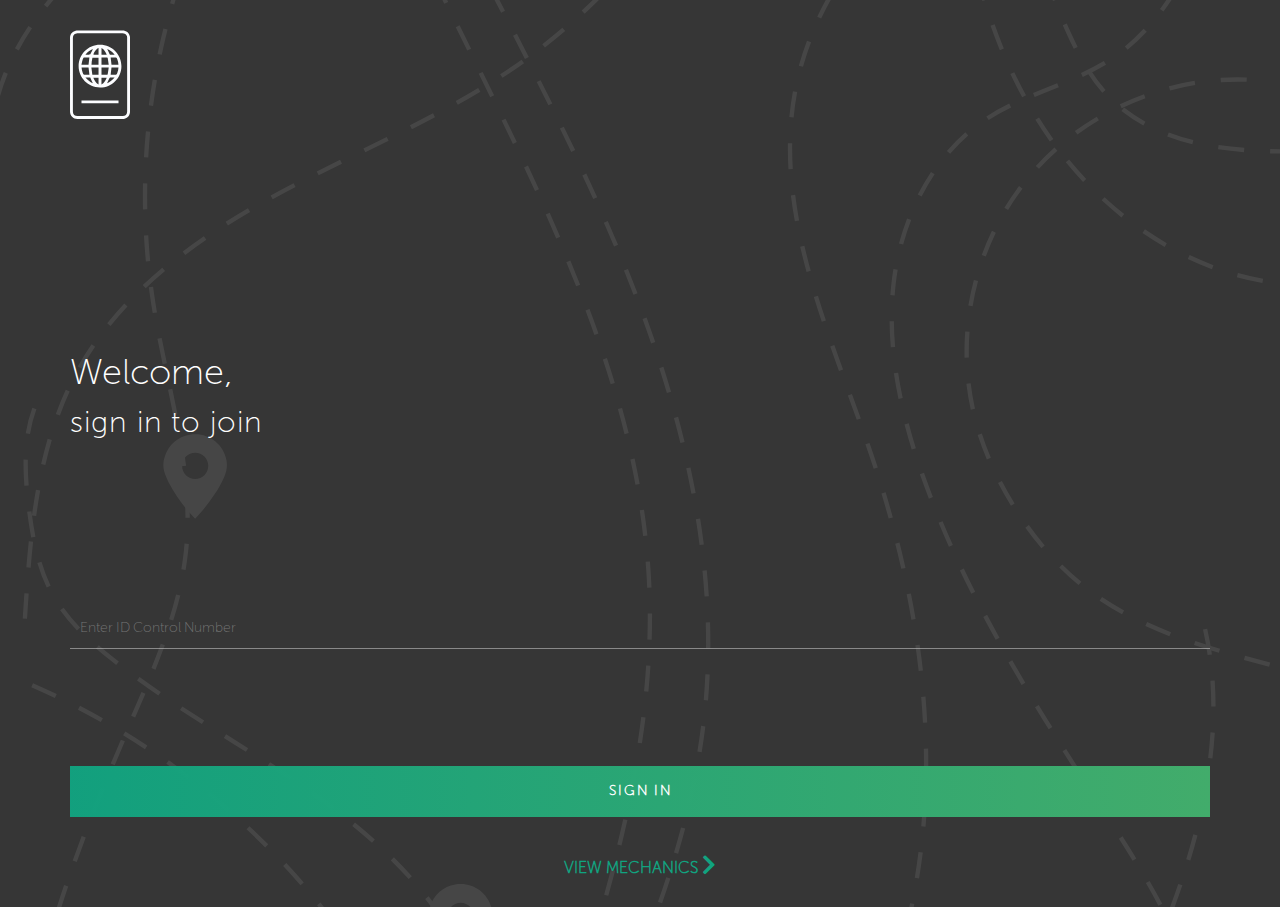
<file: index.html>
<!DOCTYPE html>
<html>
    <head>
        <meta  charset="utf-8">
        <meta name="viewport" content="width=device-width, initial-scale=1">
        <style>
            @import url('index.css');
        </style>
        <link rel="stylesheet" href="https://use.fontawesome.com/releases/v5.7.2/css/all.css" >
        <script src="src/jquery-3.2.1.js"></script>
        <script src="https://cdnjs.cloudflare.com/ajax/libs/popper.js/1.14.7/umd/popper.min.js"></script>
        <link rel="stylesheet" href="https://maxcdn.bootstrapcdn.com/bootstrap/3.4.0/css/bootstrap.min.css">
        <script src="https://maxcdn.bootstrapcdn.com/bootstrap/3.4.0/js/bootstrap.min.js"></script>
        <script type="text/javascript" src="src/js/sign_in.js"></script>
        <script type="text/javascript" src="src/js/index.js"></script>
    </head>
    <body >
        <div class="container-fluid" id="welcome">
            <div class="container" id="welcome-content">
                <div class="row" id="sign-up">
                    <div class="col-xs-12 logo" id="header">
                        <iframe src="src/images/Passport.svg" frameborder="0"></iframe>
                    </div>
                    
                    <div class="col-xs-12 welcome">
                        <h1>
                            Welcome,
                        </h1>
                        <span class="play">sign in to join</span>
                    </div>
                    <div class="col-xs-12 sign-in">
                        <input id="idn-input" type="text" placeholder="Enter ID Control Number" autofocus>
                    </div>
                    
                    <div class="col-xs-12 btn-signin">
                        <button class="btn-smart" id="registeridn">SIGN IN</button>
                    </div>
                </div>
                
                <div class="row" id="registered" hidden>
                    <div class="col-xs-12 logo" id="header">
                        <iframe src="src/images/Passport.svg" frameborder="0"></iframe>
                    </div>
                    <div class="col-xs-12 welcome">
                        <h1>Hi <span id="first-name"></span>,</h1>
                        <span class="play">you have been successfully registered.</span>
                    </div>
                </div>
                <div class="row" id="error" hidden>
                    <div class="col-xs-12 logo" id="header">
                        <iframe src="src/images/Passport.svg" frameborder="0"></iframe>
                    </div>
                    <div class="col-xs-12 welcome">
                        <h1 class="error">ERROR</h1>
                        <span class="play">Mobile number is not registered.</span>
                    </div>
                </div>
            </div>
            <div class="lds-ripple" hidden><div></div><div></div></div>
            <div class="row container" id="free-stamp" hidden>
                <div class="col-xs-12 earn-stamp">
                    <div class="col-xs-12" id="check-progress">
                        <img src="src/images/booth-stamps/booth-1.svg" alt="" class="freeimagestamp">
                    </div>
                    <div class="col-xs-12">
                        <h4>You've earned a stamp</h4>
                        <span>Thanks for registering.</span><br>
                        <span>Visit a booth and scan QR code.</span>
                    </div>
                </div>
                
            </div>
        </div>
    
            <div class="row">
                <div id="footer">   
                    <a class="mechanics">VIEW MECHANICS <i class="fa fa-chevron-right arrow"></i> </a><br>
                    <span class="login-again" hidden>Sign in</span>
                </div>
                <div id="free-claim" hidden>
                    <div class="col-xs-12 on-your-way">
                        <img class="check-mark" src="src/images/check.svg" frameborder="0">
                        <h3>You're on your way!</h3>
                        <p>Visit anoter booth and</p>
                        <p>scan QR code</p>
                    </div>
                </div>
            </div>
        </div>

        <div class="container-fluid" id="free-stamp-booth" hidden>
            <div class="row container">   
                <div class="col-xs-12 booth-container">
                    <div class="col-xs-12 first grid">
                        <div class="col-xs-4">
                            <img src="src/images/booth-stamps/booth-1.svg" alt="" class="stamps booth1">
                            <img src="src/images/Booth.svg" alt="" class="booth-house">
                        </div>
                        <div class="col-xs-4">
                            <img src="src/images/booth-stamps/booth-1.svg" alt="" class="stamps booth2" hidden>
                            <img src="src/images/Booth.svg" alt="" class="booth-house">
                        </div>
                        <div class="col-xs-4">
                            <img src="src/images/booth-stamps/booth-2.svg" alt="" class="stamps booth3" hidden>
                            <img src="src/images/Booth.svg" alt="" class="booth-house">
                        </div>
                    </div>
                    <div class="col-xs-12 second grid">
                        <div class="col-xs-6 left">
                            <img src="src/images/booth-stamps/booth-3.svg" alt="" class="stamps booth4 fourth-stamp" hidden>
                            <img src="src/images/Booth.svg" alt="" class="booth-house">
                        </div>
                        <div class="col-xs-6 right">
                            <img src="src/images/booth-stamps/booth-4.svg" alt="" class="stamps booth5 fifth-stamp" hidden>
                            <img src="src/images/Booth.svg" alt="" class="booth-house">
                        </div>
                    </div>
                    <div class="col-xs-12 third grid">
                        <div class="col-xs-4">
                            <img src="src/images/booth-stamps/booth-6.svg" alt="" class="stamps booth6" hidden>
                            <img src="src/images/Booth.svg" alt="" class="booth-house" hidden>                      
                        </div>
                        <div class="col-xs-4">
                            <img src="src/images/booth-stamps/booth-5.svg" alt="" class="stamps booth7" hidden>
                            <img src="src/images/Booth.svg" alt="" class="booth-house">
                        </div>
                        <div class="col-xs-4">
                            <img src="src/images/booth-stamps/booth-8.svg" alt="" class="stamps booth8" hidden>
                            <img src="src/images/Booth.svg" alt="" class="booth-house" hidden>
                        </div>
                    </div>   
                    <div class="col-xs-12 fourth grid" hidden>
                        <div class="col-xs-6 right">
                            <img src="src/images/booth-stamps/booth-9.svg" alt="" class="stamps booth9 fourth-stamp">
                            <img src="src/images/Booth.svg" alt="" class="booth-house">
                        </div>
                        <div class="col-xs-6 left">
                            <img src="src/images/booth-stamps/booth-9.svg" alt="" class="stamps booth10 fifth-stamp">
                            <img src="src/images/Booth.svg" alt="" class="booth-house">
                        </div>
                    </div>                   
                
                </div>
            </div>
            <div id="free-claim">
                <div class="col-xs-12 on-your-way1">
                    <div class="claimed">
                        <img class="check-mark" src="src/images/check.svg" frameborder="0">
                        <h3>You're on your way!</h3>
                        <p>Visit anoter booth and</p>
                        <p>scan QR code</p>
                    </div>
                </div>
            </div>
        </div>

    </body>
</html>
</file>
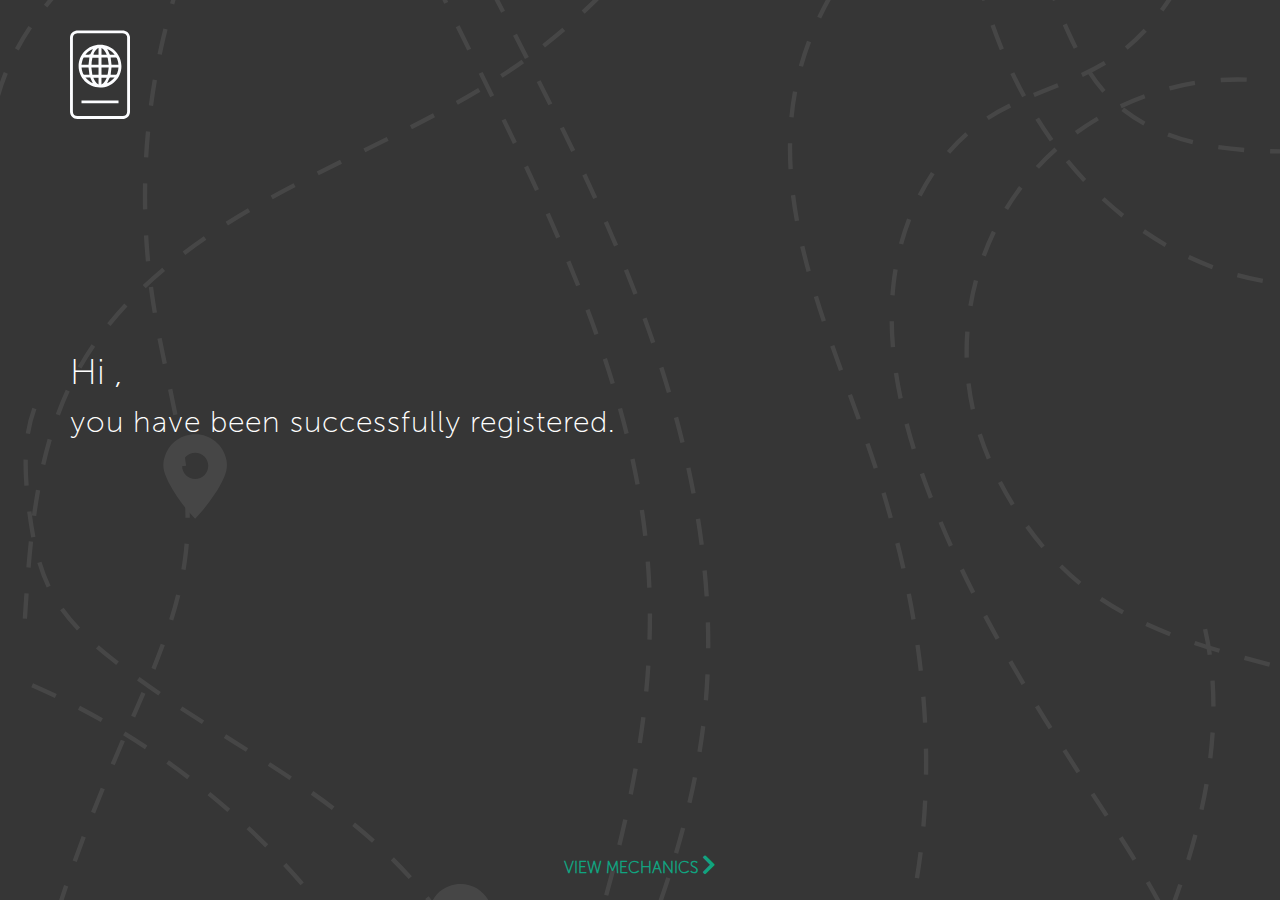
<file: registered.html>
<!DOCTYPE html>
<html>
    <head>
        <meta  charset="utf-8">
        <meta name="viewport" content="width=device-width, initial-scale=1">
        <style>
            @import url('index.css');
        </style>
        <link rel="stylesheet" href="https://use.fontawesome.com/releases/v5.7.2/css/all.css" >
        <script src="src/jquery-3.2.1.js"></script>
        <script src="https://cdnjs.cloudflare.com/ajax/libs/popper.js/1.14.7/umd/popper.min.js"></script>
        <link rel="stylesheet" href="https://maxcdn.bootstrapcdn.com/bootstrap/3.4.0/css/bootstrap.min.css">
        <script src="https://maxcdn.bootstrapcdn.com/bootstrap/3.4.0/js/bootstrap.min.js"></script>
        <script src="src/js/sign_in.js"></script>
    </head>
    <body >
        <div class="container-fluid" id="welcome">
            <div class="container" id="welcome-content">
                <div class="row">
                    <div class="col-xs-12 logo" id="header">
                        <iframe src="src/images/Passport.svg" frameborder="0"></iframe>
                    </div>
                    <div class="col-xs-12 welcome">
                        <h1>Hi <span id="first-name"></span>,</h1>
                        <span class="play">you have been successfully registered.</span>
                    </div>
                </div>
            </div>
            <div class="row">
                <div id="footer">
                    <a href="">VIEW MECHANICS <i class="fa fa-chevron-right arrow"></i> </a>
                </div>
            </div>
        </div>

    </body>
</html>
</file>
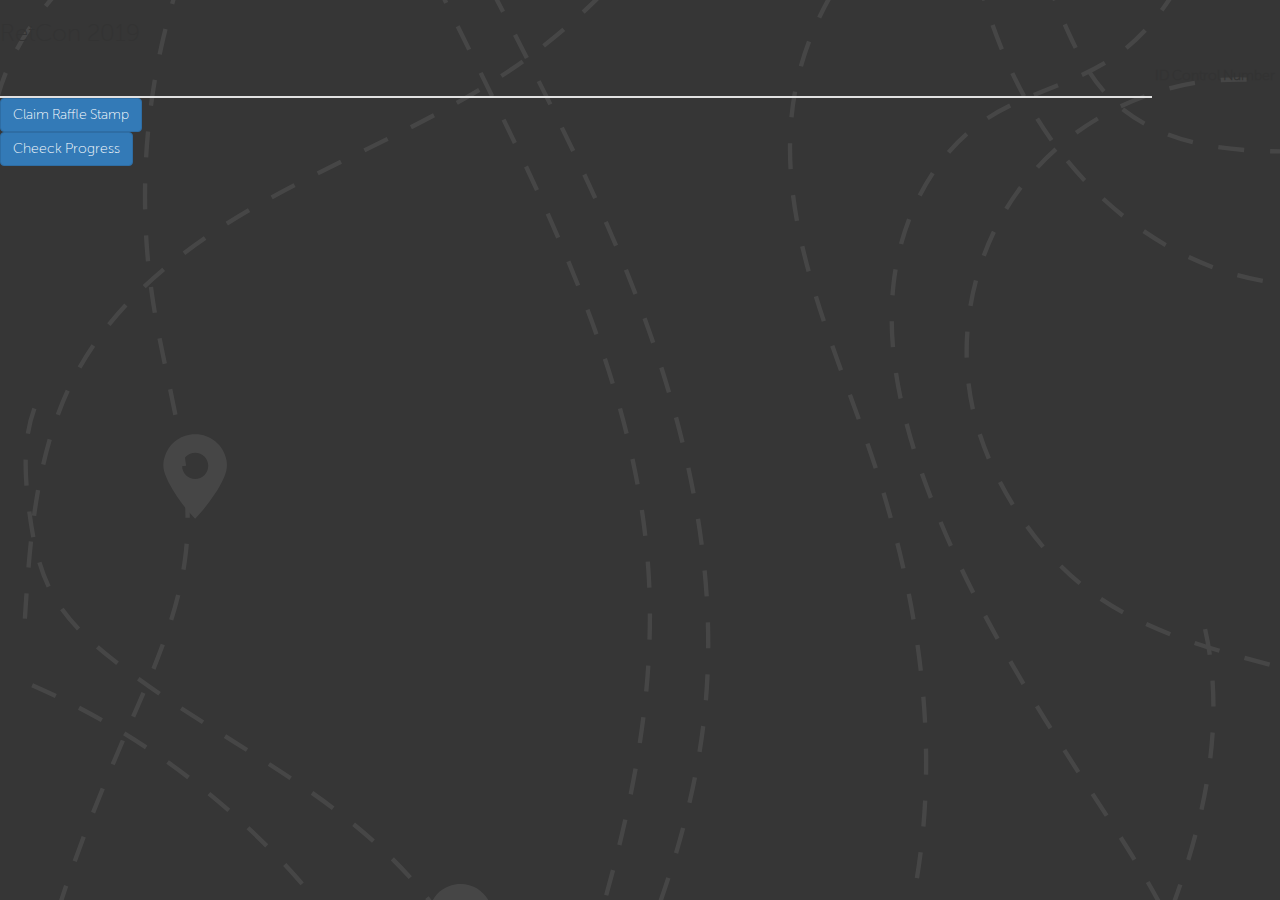
<file: sub_view/fifth-booth.html>
<!DOCTYPE html>
<html>
    <head>
        <meta  charset="utf-8">
        <meta name="viewport" content="width=device-width, initial-scale=1">
        <link rel="stylesheet" type="text/css" href="../src/style/general.css"></style>
        <link rel="stylesheet" href="https://use.fontawesome.com/releases/v5.7.2/css/all.css" >
        <script src="../src/jquery-3.2.1.js"></script>
        <script src="https://cdnjs.cloudflare.com/ajax/libs/popper.js/1.14.7/umd/popper.min.js"></script>
        <link rel="stylesheet" href="https://maxcdn.bootstrapcdn.com/bootstrap/3.4.0/css/bootstrap.min.css">
        <script src="https://maxcdn.bootstrapcdn.com/bootstrap/3.4.0/js/bootstrap.min.js"></script>
        <link rel="stylesheet" href="https://fonts.googleapis.com/icon?family=Material+Icons">
        <link rel="stylesheet" href="https://code.getmdl.io/1.3.0/material.indigo-pink.min.css">
        <script defer src="https://code.getmdl.io/1.3.0/material.min.js"></script>
        <script src="../src/js/fifth_booth.js"></script>
    </head>
    <body>
        <div class="container-fluid" id="first-booth">
            <div class="row header">
                <h3>RetCon 2019</h3>
            </div>
            <div class="cotainer-map">
                
                <div class="row" id="progress-map">
                    <div class="col-xs-12 stamp-container" hidden>
                            <div class="col-xs-12 stamp-img img-1">
                                    <span class="stamp1" hidden>Booth One</span>
                                <img src="../src/images/download.png" alt="">
                            </div>
                            <div class="col-xs-6 stamp-img img-5">
                                <span class="stamp5" hidden>Booth Five</span>
                                <img src="../src/images/download.png" alt="">
                            </div>
                            <div class="col-xs-6 stamp-img img-2">
                                    <span class="stamp2" hidden>Booth Two</span>
                                <img src="../src/images/download.png" alt="">
                            </div>
                            <div class="col-xs-6 stamp-img img-4">
                                <span class="stamp4" hidden>Booth Four</span>
                                <img src="../src/images/download.png" alt="">
                            </div>
                            <div class="col-xs-6 stamp-img img-3">
                                    <span class="stamp3" hidden>Booth Three</span>
                                <img src="../src/images/download.png" alt="">
                            </div>                          
                    </div>
                </div>
            </div>
            <div class="input-form">
                <div class="row" id="action-form">
                    <div class="mdl-textfield mdl-js-textfield mdl-textfield--floating-label">
                        <input class="mdl-textfield__input" type="text" id="idn-input">
                        <label class="mdl-textfield__label" >ID Control Number</label>
                    </div>
                    <div class="action-button">
                        <button class="btn btn-primary" id="stamp">Claim Raffle Stamp</button><br/>
                        <button class="btn btn-primary check" id="check-prog">Cheeck Progress</button>
                    </div>
                    <div id="user-details">
                        <p id="thanks"></p>
                        <p id="fullname"> <span id="firstname"></span> <span id="lastname"></span> </p>
                        <p id="fullname2"> <span id="firstname2"></span> <span id="lastname2"></span> </p>
                    </div>
                </div>
            </div>
        </div>
    </body>
</html>
</file>
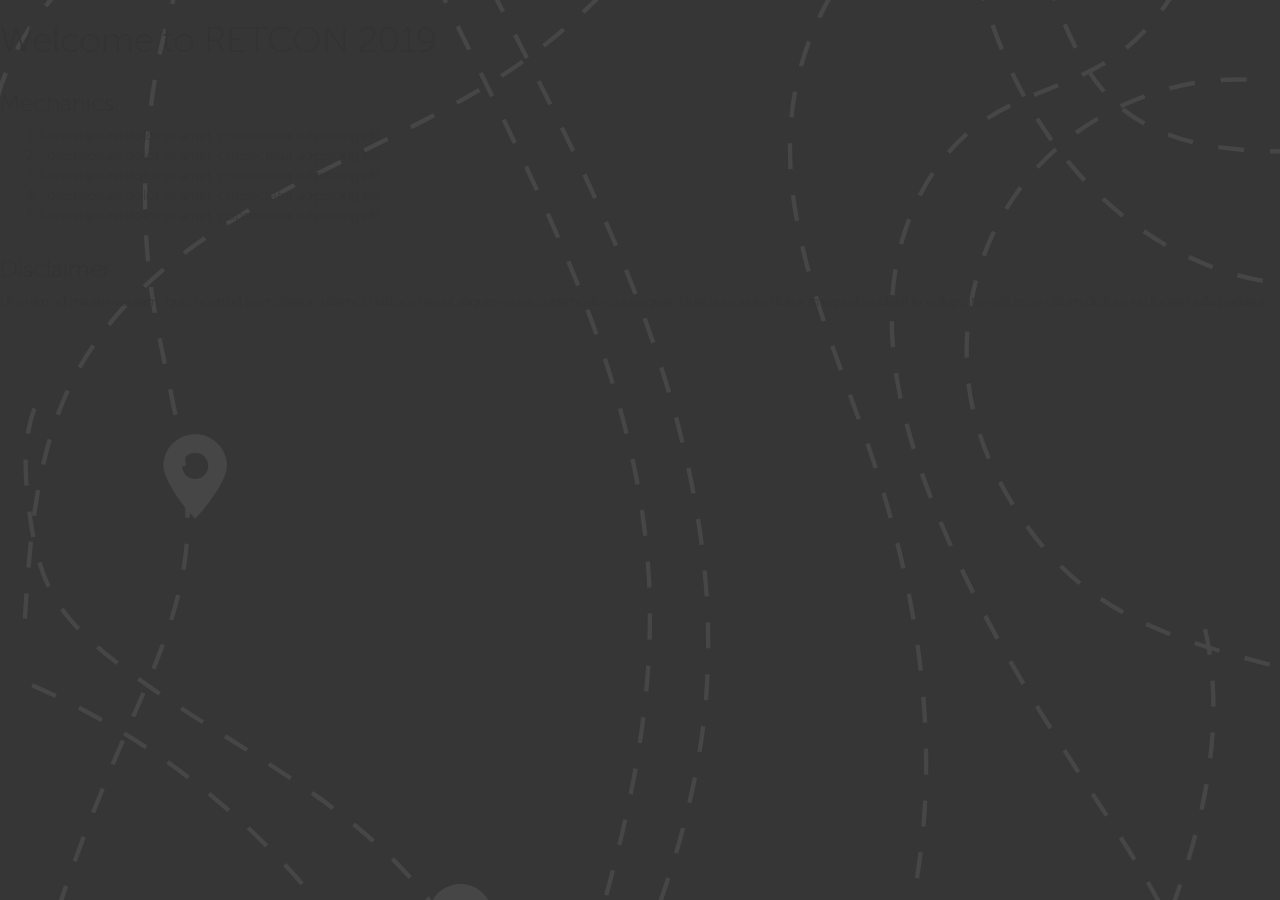
<file: sub_view/mechanics.html>
<!DOCTYPE html>
<html>
    <head>
        <meta  charset="utf-8">
        <meta name="viewport" content="width=device-width, initial-scale=1">
        <link rel="stylesheet" type="text/css" href="../src/style/general.css"></style>
        <link rel="stylesheet" href="https://use.fontawesome.com/releases/v5.7.2/css/all.css" >
        <script src="../src/jquery-3.2.1.js"></script>
        <script src="https://cdnjs.cloudflare.com/ajax/libs/popper.js/1.14.7/umd/popper.min.js"></script>
        <link rel="stylesheet" href="https://maxcdn.bootstrapcdn.com/bootstrap/3.4.0/css/bootstrap.min.css">
        <script src="https://maxcdn.bootstrapcdn.com/bootstrap/3.4.0/js/bootstrap.min.js"></script>
    </head>
    <body>
        <div class="container-fluid" id="mechanics">
            <div class="row">
                <h1>Welcome to RETCON 2019</h1>
            </div>
            <div class="row">
                <!-- <iframe src="file:///Users/Jarryd/Downloads/Passport.svg" frameborder="0"></iframe> -->
                <h3>Mechanics:</h3>
                <ol>
                    <li>Lorem ipsum dolor sit amet, consectetur adipiscing elit</li>
                    <li>Lorem ipsum dolor sit amet, consectetur adipiscing elit</li>
                    <li>Lorem ipsum dolor sit amet, consectetur adipiscing elit</li>
                    <li>Lorem ipsum dolor sit amet, consectetur adipiscing elit</li>
                    <li>Lorem ipsum dolor sit amet, consectetur adipiscing elit</li>
                </ol>
            </div>
            <div class="row">
                <h3>Disclaimer:</h3>
                <p>Ut enim ad minim veniam, quis nostrud exercitation ullamco laboris 
                    nisi ut aliquip ex ea commodo consequat. Duis aute irure dolor in 
                    reprehenderit in voluptate velit esse cillum dolore eu fugiat nulla pariatur
                </p>
            </div>
        </div>
    </body>
</html>
</file>
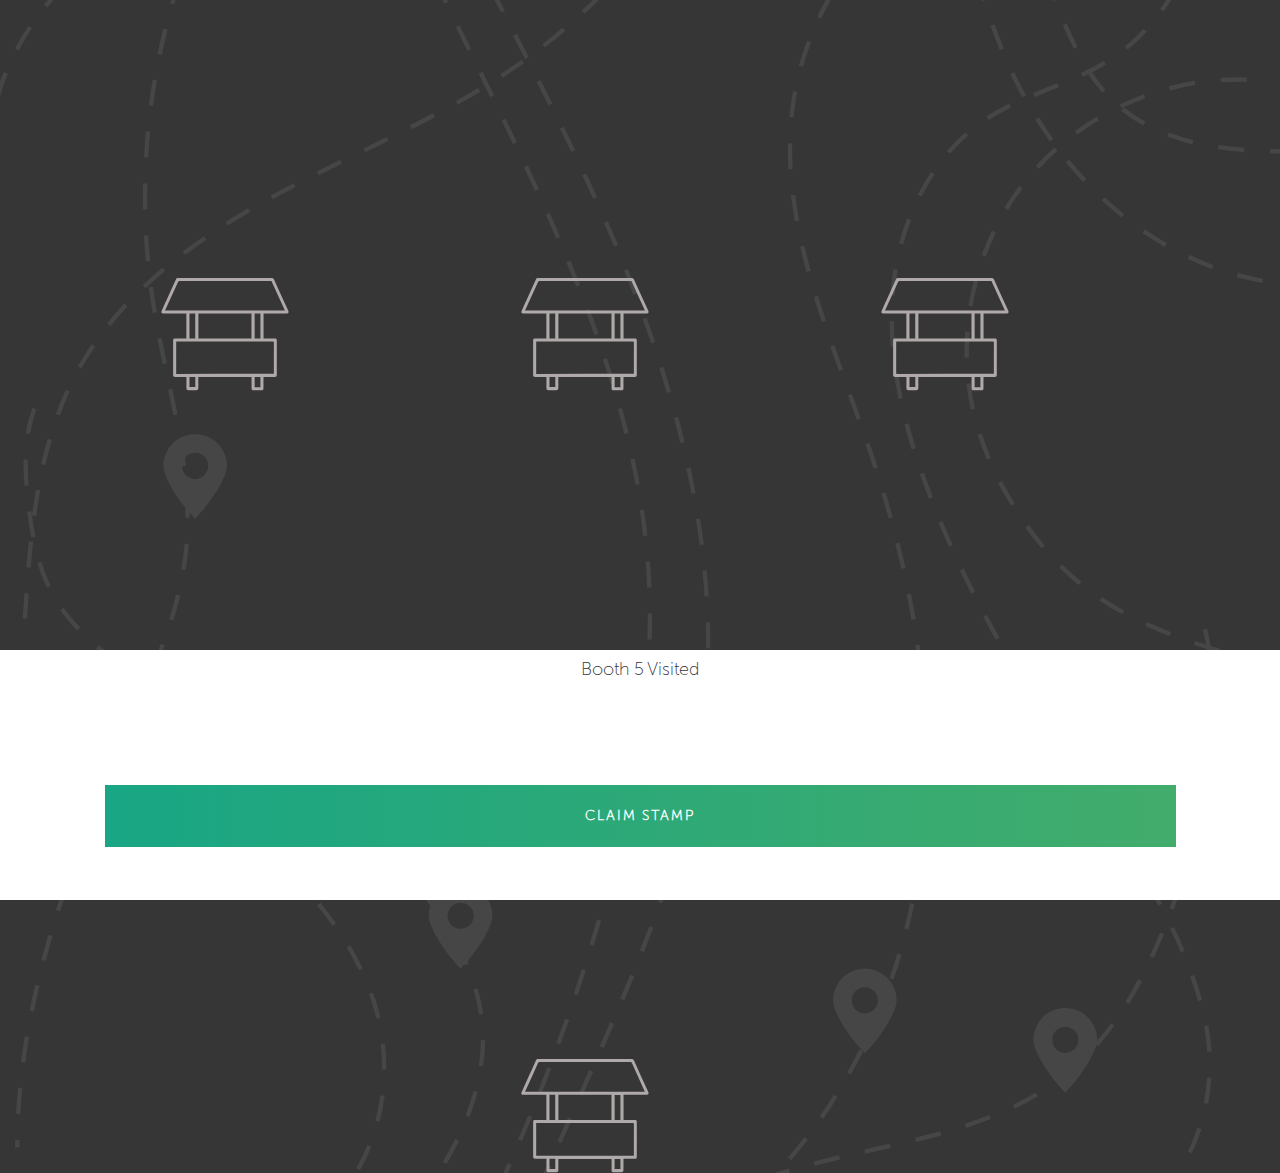
<file: View/fifth-booth.html>
<!DOCTYPE html>
<html>
    <head>
        <meta  charset="utf-8">
        <meta name="viewport" content="width=device-width, initial-scale=1">
        <link rel="stylesheet" type="text/css" href="../src/style/general.css"></style>
        <link rel="stylesheet" href="https://use.fontawesome.com/releases/v5.7.2/css/all.css" >
        <script src="../src/jquery-3.2.1.js"></script>
        <script src="https://cdnjs.cloudflare.com/ajax/libs/popper.js/1.14.7/umd/popper.min.js"></script>
        <link rel="stylesheet" href="https://maxcdn.bootstrapcdn.com/bootstrap/3.4.0/css/bootstrap.min.css">
        <script src="https://maxcdn.bootstrapcdn.com/bootstrap/3.4.0/js/bootstrap.min.js"></script>
        <link rel="stylesheet" href="https://fonts.googleapis.com/icon?family=Material+Icons">
        <link rel="stylesheet" href="https://code.getmdl.io/1.3.0/material.indigo-pink.min.css">
        <script defer src="https://code.getmdl.io/1.3.0/material.min.js"></script>
        <script type="text/javascript" src="../src/js/sign_in.js"></script>
    </head>
    <body>
        <div class="container-fluid" id="fifth-booth">
            <div class="row container">   
                <div class="col-xs-12 booth-container">
                    <div class="col-xs-12 first grid">
                        <div class="col-xs-4">
                            <img src="../src/images/booth-stamps/booth-1.svg" alt="" class="stamps booth1">
                            <img src="../src/images/Booth.svg" alt="" class="booth-house">
                        </div>
                        <div class="col-xs-4">
                            <img src="../src/images/booth-stamps/booth-1.svg" alt="" class="stamps booth2" hidden>
                            <img src="../src/images/Booth.svg" alt="" class="booth-house">
                        </div>
                        <div class="col-xs-4">
                            <img src="../src/images/booth-stamps/booth-2.svg" alt="" class="stamps booth3" hidden>
                            <img src="../src/images/Booth.svg" alt="" class="booth-house">
                        </div>
                    </div>
                    <div class="col-xs-12 second grid">
                        <div class="col-xs-6 left">
                            <img src="../src/images/booth-stamps/booth-3.svg" alt="" class="stamps booth4 fourth-stamp" hidden>
                            <img src="../src/images/Booth.svg" alt="" class="booth-house">
                        </div>
                        <div class="col-xs-6 right">
                            <img src="../src/images/booth-stamps/booth-4.svg" alt="" class="stamps booth5 fifth-stamp" hidden>
                            <img src="../src/images/Booth.svg" alt="" class="booth-house">
                        </div>
                    </div>
                    <div class="col-xs-12 third grid">
                        <div class="col-xs-4">
                            <img src="../src/images/booth-stamps/booth-6.svg" alt="" class="stamps booth6" hidden>
                            <img src="../src/images/Booth.svg" alt="" class="booth-house" hidden>                      
                        </div>
                        <div class="col-xs-4">
                            <img src="../src/images/booth-stamps/booth-5.svg" alt="" class="stamps booth7" hidden>
                            <img src="../src/images/Booth.svg" alt="" class="booth-house">
                        </div>
                        <div class="col-xs-4">
                            <img src="../src/images/booth-stamps/booth-8.svg" alt="" class="stamps booth8" hidden>
                            <img src="../src/images/Booth.svg" alt="" class="booth-house" hidden>
                        </div>
                    </div>   
                    <div class="col-xs-12 fourth grid" hidden>
                        <div class="col-xs-6 right">
                            <img src="../src/images/booth-stamps/booth-9.svg" alt="" class="stamps booth9 fourth-stamp">
                            <img src="../src/images/Booth.svg" alt="" class="booth-house">
                        </div>
                        <div class="col-xs-6 left">
                            <img src="../src/images/booth-stamps/booth-9.svg" alt="" class="stamps booth10 fifth-stamp">
                            <img src="../src/images/Booth.svg" alt="" class="booth-house">
                        </div>
                    </div>                   
                
                </div>
            </div>
            <div id="free-claim">
                <div class="col-xs-12 on-your-way">
                    <div class="will-claimed5">
                        <div class="col-xs-12">
                            <h4 id="check-min1">Booth 5 Visited</h4>
                            <div class="col-xs-12">
                                <div class="btn-claim">
                                    <button class="btn-smart" id="booth5-btn">CLAIM STAMP</button>        
                                    <a href="" ></a>
                                </div>
                            </div>
                        </div>
                    </div>
                    <div class="claimed5" hidden>
                        <img class="check-mark" src="../src/images/check.svg" frameborder="0">
                        <h3 id="congrats">You're on your way! <span id="ret-name"></span></h3>
                        <p id="raffle">Visit anoter booth and</p>
                        <p id="entry">scan QR code</p>
                    </div>
                </div>
            </div>
        </div>
    </body>
</html>
</file>
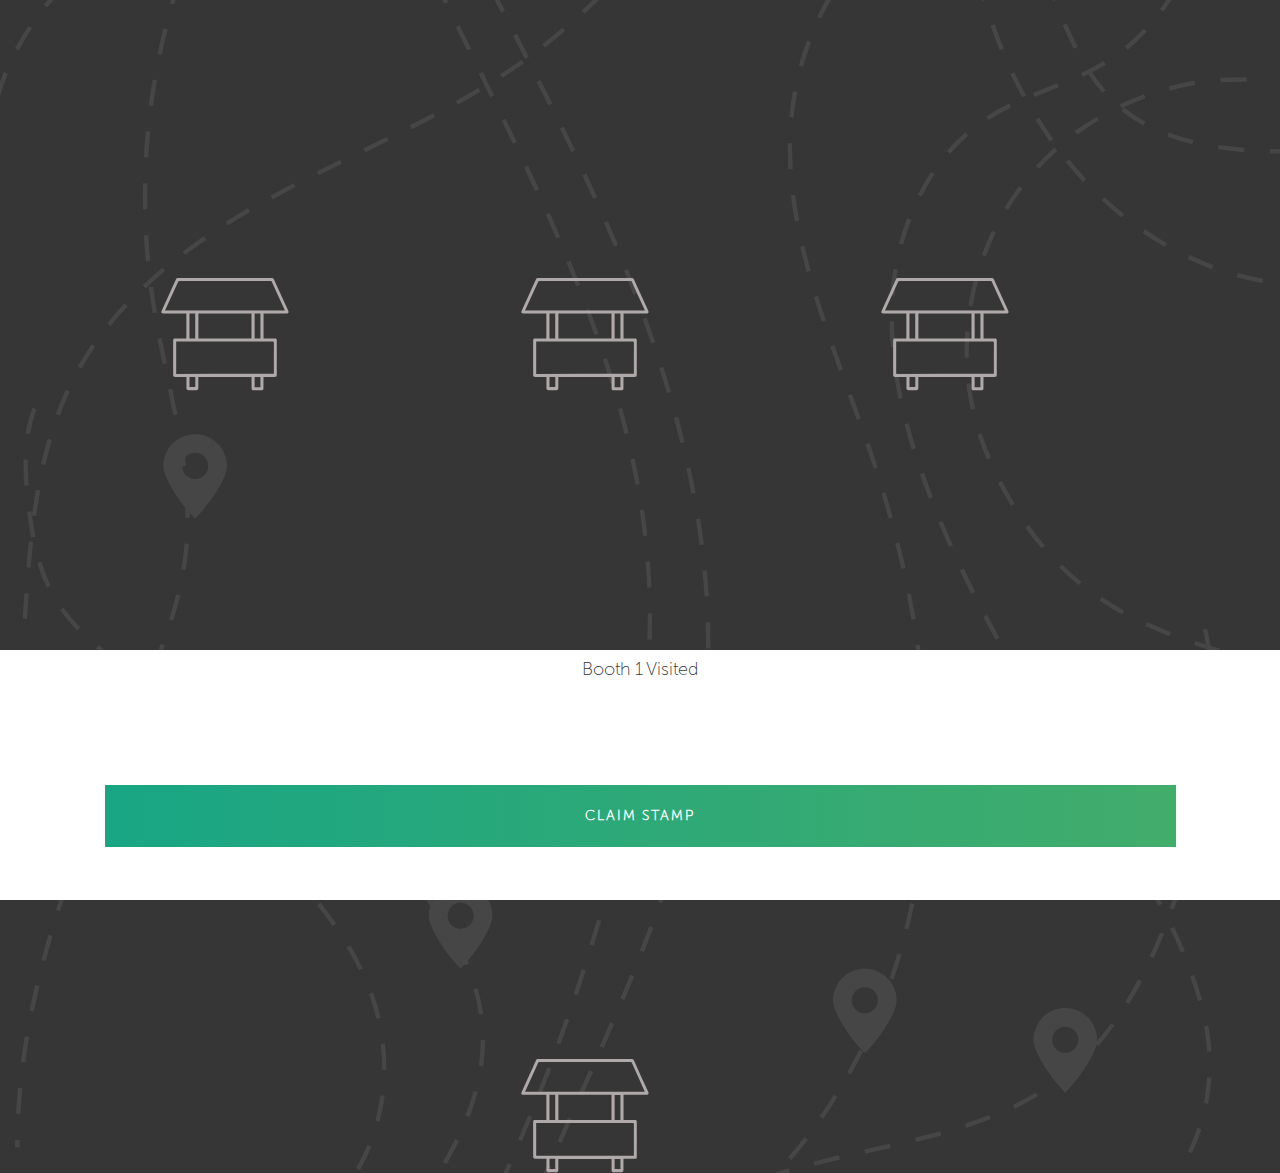
<file: View/first-booth.html>
<!DOCTYPE html>
<html>
    <head>
        <meta  charset="utf-8">
        <meta name="viewport" content="width=device-width, initial-scale=1">
        <link rel="stylesheet" type="text/css" href="../src/style/general.css"></style>
        <link rel="stylesheet" href="https://use.fontawesome.com/releases/v5.7.2/css/all.css" >
        <script src="../src/jquery-3.2.1.js"></script>
        <script src="https://cdnjs.cloudflare.com/ajax/libs/popper.js/1.14.7/umd/popper.min.js"></script>
        <link rel="stylesheet" href="https://maxcdn.bootstrapcdn.com/bootstrap/3.4.0/css/bootstrap.min.css">
        <script src="https://maxcdn.bootstrapcdn.com/bootstrap/3.4.0/js/bootstrap.min.js"></script>
        <link rel="stylesheet" href="https://fonts.googleapis.com/icon?family=Material+Icons">
        <link rel="stylesheet" href="https://code.getmdl.io/1.3.0/material.indigo-pink.min.css">
        <script defer src="https://code.getmdl.io/1.3.0/material.min.js"></script>
        <script type="text/javascript" src="../src/js/sign_in.js"></script>
    </head>
    <body>
        <div class="container-fluid" id="first-booth">
            <div class="row container">   
                <div class="col-xs-12 booth-container">
                    <div class="col-xs-12 first grid">
                        <div class="col-xs-4">
                            <img src="../src/images/booth-stamps/booth-1.svg" alt="" class="stamps booth1">
                            <img src="../src/images/Booth.svg" alt="" class="booth-house">
                        </div>
                        <div class="col-xs-4">
                            <img src="../src/images/booth-stamps/booth-1.svg" alt="" class="stamps booth2" hidden>
                            <img src="../src/images/Booth.svg" alt="" class="booth-house">
                        </div>
                        <div class="col-xs-4">
                            <img src="../src/images/booth-stamps/booth-2.svg" alt="" class="stamps booth3" hidden>
                            <img src="../src/images/Booth.svg" alt="" class="booth-house">
                        </div>
                    </div>
                    <div class="col-xs-12 second grid">
                        <div class="col-xs-6 left">
                            <img src="../src/images/booth-stamps/booth-3.svg" alt="" class="stamps booth4 fourth-stamp" hidden>
                            <img src="../src/images/Booth.svg" alt="" class="booth-house">
                        </div>
                        <div class="col-xs-6 right">
                            <img src="../src/images/booth-stamps/booth-4.svg" alt="" class="stamps booth5 fifth-stamp" hidden>
                            <img src="../src/images/Booth.svg" alt="" class="booth-house">
                        </div>
                    </div>
                    <div class="col-xs-12 third grid">
                        <div class="col-xs-4">
                            <img src="../src/images/booth-stamps/booth-6.svg" alt="" class="stamps booth6" hidden>
                            <img src="../src/images/Booth.svg" alt="" class="booth-house" hidden>                      
                        </div>
                        <div class="col-xs-4">
                            <img src="../src/images/booth-stamps/booth-5.svg" alt="" class="stamps booth7" hidden>
                            <img src="../src/images/Booth.svg" alt="" class="booth-house">
                        </div>
                        <div class="col-xs-4">
                            <img src="../src/images/booth-stamps/booth-8.svg" alt="" class="stamps booth8" hidden>
                            <img src="../src/images/Booth.svg" alt="" class="booth-house" hidden>
                        </div>
                    </div>   
                    <div class="col-xs-12 fourth grid" hidden>
                        <div class="col-xs-6 right">
                            <img src="../src/images/booth-stamps/booth-9.svg" alt="" class="stamps booth9 fourth-stamp">
                            <img src="../src/images/Booth.svg" alt="" class="booth-house">
                        </div>
                        <div class="col-xs-6 left">
                            <img src="../src/images/booth-stamps/booth-9.svg" alt="" class="stamps booth10 fifth-stamp">
                            <img src="../src/images/Booth.svg" alt="" class="booth-house">
                        </div>
                    </div>                   
                
                </div>
            </div>
            <div id="free-claim">
                <div class="col-xs-12 on-your-way">
                    <div class="will-claimed">
                        <div class="col-xs-12">
                            <h4 id="check-min1">Booth 1 Visited</h4>
                            <div class="col-xs-12">
                                <div class="btn-claim">
                                    <button class="btn-smart" id="booth1-btn">CLAIM STAMP</button>        
                                    <a href="" ></a>
                                </div>
                            </div>
                        </div>
                    </div>
                    <div class="claimed" hidden>
                        <img class="check-mark" src="../src/images/check.svg" frameborder="0">
                        <h3 id="congrats">You're on your way! <span id="ret-name"></span></h3>
                        <p id="raffle">Visit anoter booth and</p>
                        <p id="entry">scan QR code</p>
                    </div>
                </div>
            </div>
        </div>
    </body>
</html>
</file>
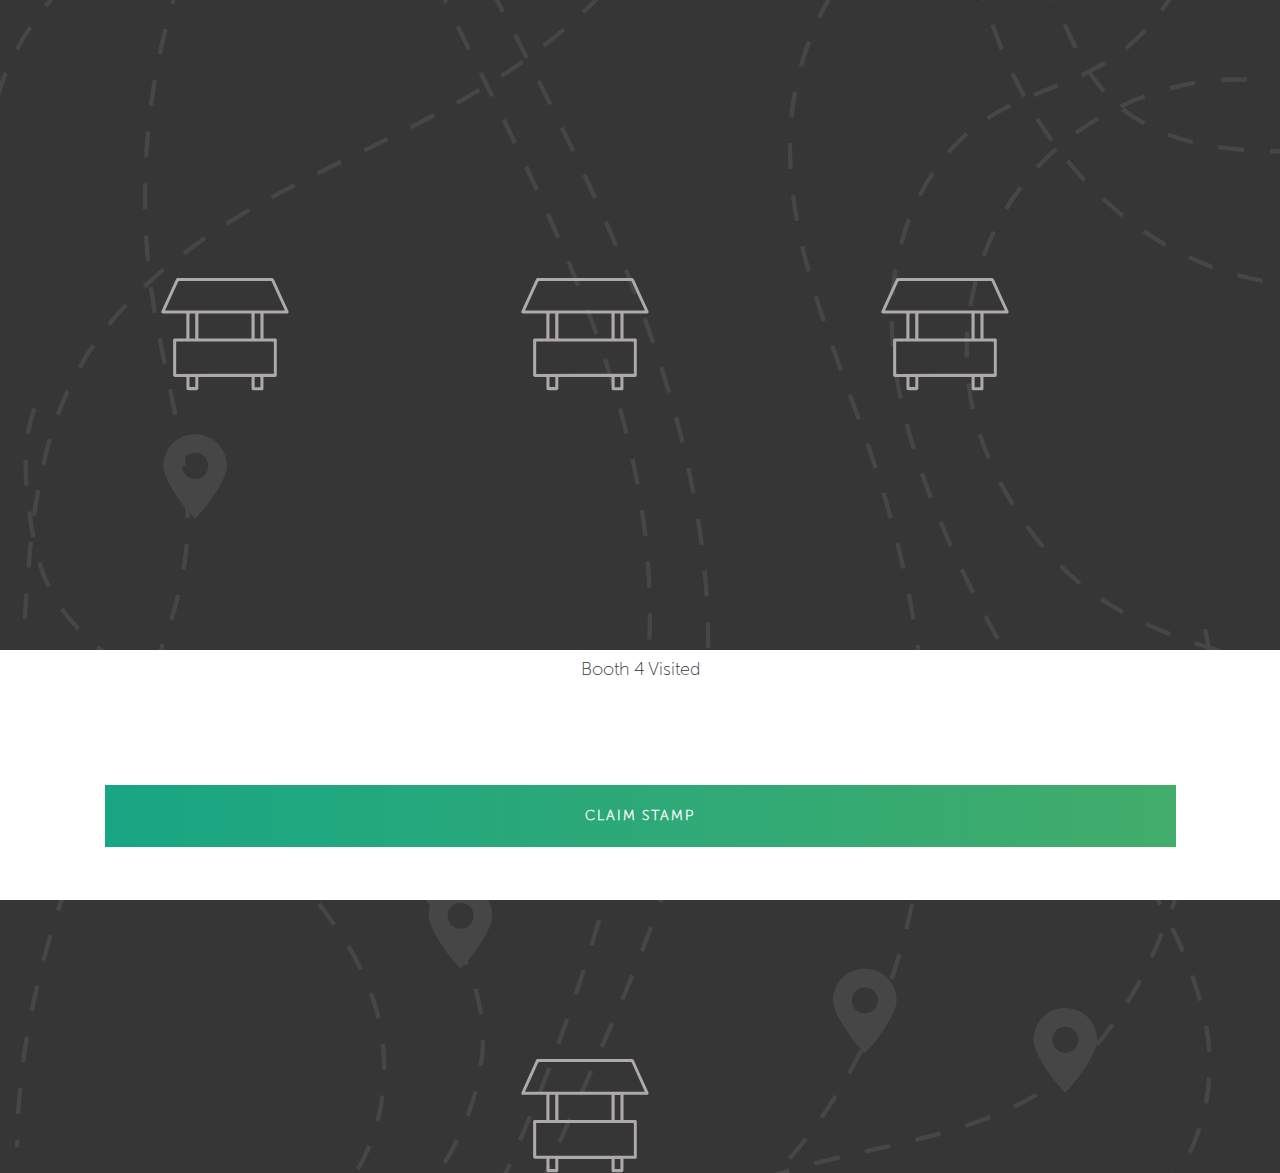
<file: View/fourth-booth.html>
<!DOCTYPE html>
<html>
    <head>
        <meta  charset="utf-8">
        <meta name="viewport" content="width=device-width, initial-scale=1">
        <link rel="stylesheet" type="text/css" href="../src/style/general.css"></style>
        <link rel="stylesheet" href="https://use.fontawesome.com/releases/v5.7.2/css/all.css" >
        <script src="../src/jquery-3.2.1.js"></script>
        <script src="https://cdnjs.cloudflare.com/ajax/libs/popper.js/1.14.7/umd/popper.min.js"></script>
        <link rel="stylesheet" href="https://maxcdn.bootstrapcdn.com/bootstrap/3.4.0/css/bootstrap.min.css">
        <script src="https://maxcdn.bootstrapcdn.com/bootstrap/3.4.0/js/bootstrap.min.js"></script>
        <link rel="stylesheet" href="https://fonts.googleapis.com/icon?family=Material+Icons">
        <link rel="stylesheet" href="https://code.getmdl.io/1.3.0/material.indigo-pink.min.css">
        <script defer src="https://code.getmdl.io/1.3.0/material.min.js"></script>
        <script type="text/javascript" src="../src/js/sign_in.js"></script>
    </head>
    <body>
        <div class="container-fluid" id="fourth-booth">
            <div class="row container">   
                <div class="col-xs-12 booth-container">
                    <div class="col-xs-12 first grid">
                        <div class="col-xs-4">
                            <img src="../src/images/booth-stamps/booth-1.svg" alt="" class="stamps booth1">
                            <img src="../src/images/Booth.svg" alt="" class="booth-house">
                        </div>
                        <div class="col-xs-4">
                            <img src="../src/images/booth-stamps/booth-1.svg" alt="" class="stamps booth2" hidden>
                            <img src="../src/images/Booth.svg" alt="" class="booth-house">
                        </div>
                        <div class="col-xs-4">
                            <img src="../src/images/booth-stamps/booth-2.svg" alt="" class="stamps booth3" hidden>
                            <img src="../src/images/Booth.svg" alt="" class="booth-house">
                        </div>
                    </div>
                    <div class="col-xs-12 second grid">
                        <div class="col-xs-6 left">
                            <img src="../src/images/booth-stamps/booth-3.svg" alt="" class="stamps booth4 fourth-stamp" hidden>
                            <img src="../src/images/Booth.svg" alt="" class="booth-house">
                        </div>
                        <div class="col-xs-6 right">
                            <img src="../src/images/booth-stamps/booth-4.svg" alt="" class="stamps booth5 fifth-stamp" hidden>
                            <img src="../src/images/Booth.svg" alt="" class="booth-house">
                        </div>
                    </div>
                    <div class="col-xs-12 third grid">
                        <div class="col-xs-4">
                            <img src="../src/images/booth-stamps/booth-6.svg" alt="" class="stamps booth6" hidden>
                            <img src="../src/images/Booth.svg" alt="" class="booth-house" hidden>                      
                        </div>
                        <div class="col-xs-4">
                            <img src="../src/images/booth-stamps/booth-5.svg" alt="" class="stamps booth7" hidden>
                            <img src="../src/images/Booth.svg" alt="" class="booth-house">
                        </div>
                        <div class="col-xs-4">
                            <img src="../src/images/booth-stamps/booth-8.svg" alt="" class="stamps booth8" hidden>
                            <img src="../src/images/Booth.svg" alt="" class="booth-house" hidden>
                        </div>
                    </div>   
                    <div class="col-xs-12 fourth grid" hidden>
                        <div class="col-xs-6 right">
                            <img src="../src/images/booth-stamps/booth-9.svg" alt="" class="stamps booth9 fourth-stamp">
                            <img src="../src/images/Booth.svg" alt="" class="booth-house">
                        </div>
                        <div class="col-xs-6 left">
                            <img src="../src/images/booth-stamps/booth-9.svg" alt="" class="stamps booth10 fifth-stamp">
                            <img src="../src/images/Booth.svg" alt="" class="booth-house">
                        </div>
                    </div>                   
                
                </div>
            </div>
            <div id="free-claim">
                <div class="col-xs-12 on-your-way">
                    <div class="will-claimed4">
                        <div class="col-xs-12">
                            <h4 id="check-min1">Booth 4 Visited</h4>
                            <div class="col-xs-12">
                                <div class="btn-claim">
                                    <button class="btn-smart" id="booth4-btn">CLAIM STAMP</button>        
                                    <a href="" ></a>
                                </div>
                            </div>
                        </div>
                    </div>
                    <div class="claimed4" hidden>
                        <img class="check-mark" src="../src/images/check.svg" frameborder="0">
                        <h3 id="congrats">You're on your way! <span id="ret-name"></span></h3>
                        <p id="raffle">Visit anoter booth and</p>
                        <p id="entry">scan QR code</p>
                    </div>
                </div>
            </div>
        </div>
    </body>
</html>
</file>
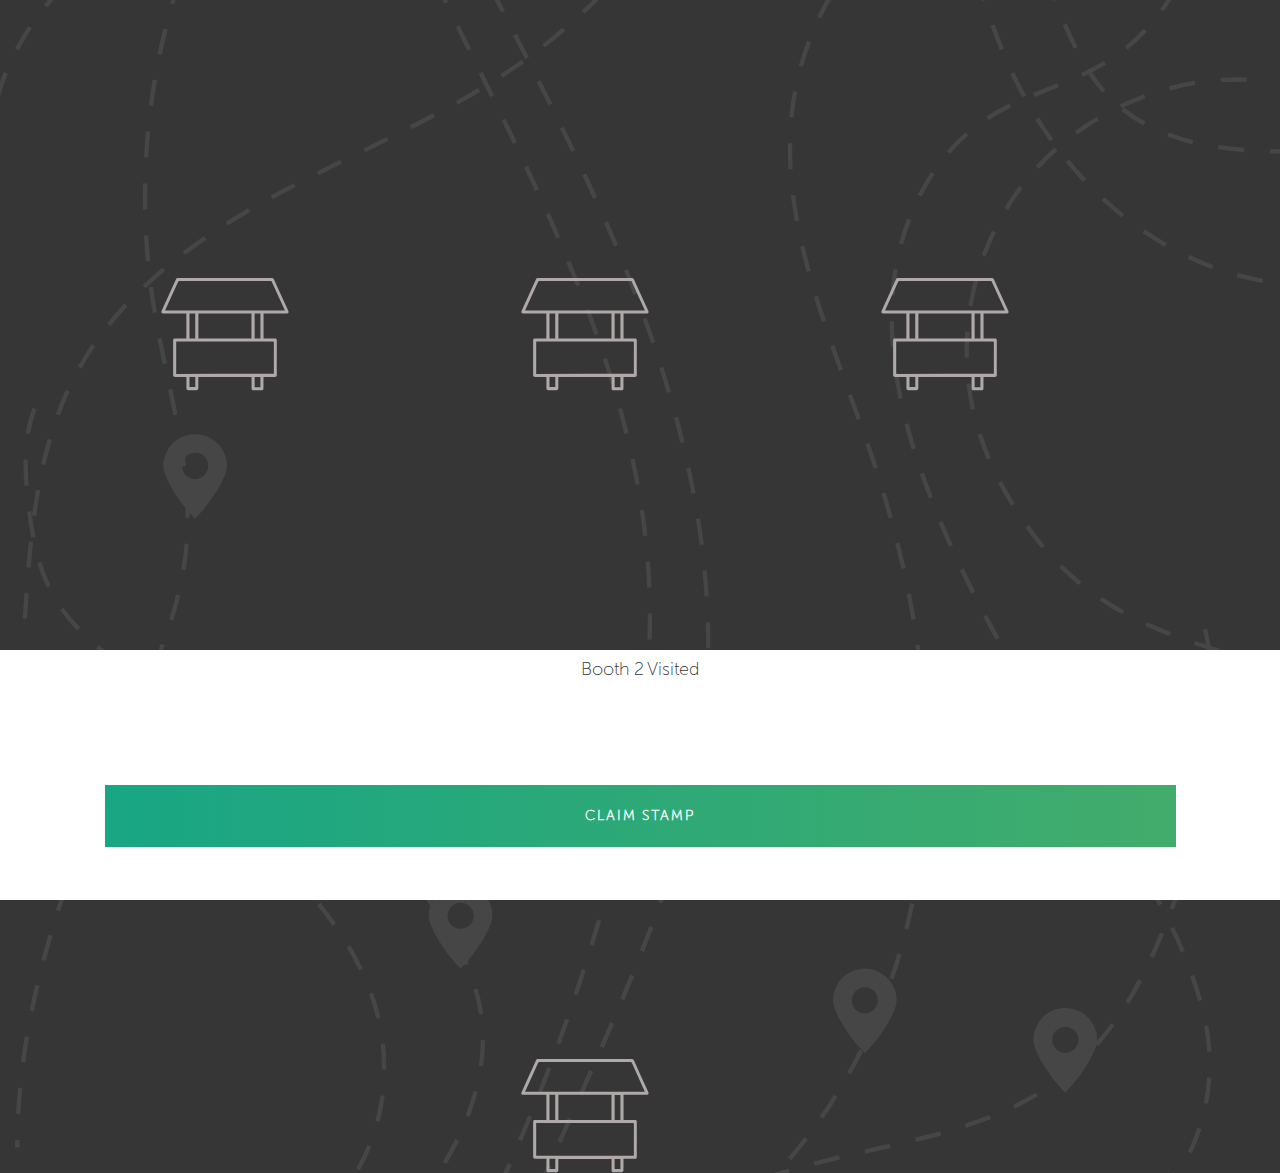
<file: View/second-booth.html>
<!DOCTYPE html>
<html>
    <head>
        <meta  charset="utf-8">
        <meta name="viewport" content="width=device-width, initial-scale=1">
        <link rel="stylesheet" type="text/css" href="../src/style/general.css"></style>
        <link rel="stylesheet" href="https://use.fontawesome.com/releases/v5.7.2/css/all.css" >
        <script src="../src/jquery-3.2.1.js"></script>
        <script src="https://cdnjs.cloudflare.com/ajax/libs/popper.js/1.14.7/umd/popper.min.js"></script>
        <link rel="stylesheet" href="https://maxcdn.bootstrapcdn.com/bootstrap/3.4.0/css/bootstrap.min.css">
        <script src="https://maxcdn.bootstrapcdn.com/bootstrap/3.4.0/js/bootstrap.min.js"></script>
        <link rel="stylesheet" href="https://fonts.googleapis.com/icon?family=Material+Icons">
        <link rel="stylesheet" href="https://code.getmdl.io/1.3.0/material.indigo-pink.min.css">
        <script defer src="https://code.getmdl.io/1.3.0/material.min.js"></script>
        <script type="text/javascript" src="../src/js/sign_in.js"></script>
    </head>
    <body>
        <div class="container-fluid" id="second-booth">
            <div class="row container">   
                <div class="col-xs-12 booth-container">
                    <div class="col-xs-12 first grid">
                        <div class="col-xs-4">
                            <img src="../src/images/booth-stamps/booth-1.svg" alt="" class="stamps booth1">
                            <img src="../src/images/Booth.svg" alt="" class="booth-house">
                        </div>
                        <div class="col-xs-4">
                            <img src="../src/images/booth-stamps/booth-1.svg" alt="" class="stamps booth2" hidden>
                            <img src="../src/images/Booth.svg" alt="" class="booth-house">
                        </div>
                        <div class="col-xs-4">
                            <img src="../src/images/booth-stamps/booth-2.svg" alt="" class="stamps booth3" hidden>
                            <img src="../src/images/Booth.svg" alt="" class="booth-house">
                        </div>
                    </div>
                    <div class="col-xs-12 second grid">
                        <div class="col-xs-6 left">
                            <img src="../src/images/booth-stamps/booth-3.svg" alt="" class="stamps booth4 fourth-stamp" hidden>
                            <img src="../src/images/Booth.svg" alt="" class="booth-house">
                        </div>
                        <div class="col-xs-6 right">
                            <img src="../src/images/booth-stamps/booth-4.svg" alt="" class="stamps booth5 fifth-stamp" hidden>
                            <img src="../src/images/Booth.svg" alt="" class="booth-house">
                        </div>
                    </div>
                    <div class="col-xs-12 third grid">
                        <div class="col-xs-4">
                            <img src="../src/images/booth-stamps/booth-6.svg" alt="" class="stamps booth6" hidden>
                            <img src="../src/images/Booth.svg" alt="" class="booth-house" hidden>                      
                        </div>
                        <div class="col-xs-4">
                            <img src="../src/images/booth-stamps/booth-5.svg" alt="" class="stamps booth7" hidden>
                            <img src="../src/images/Booth.svg" alt="" class="booth-house">
                        </div>
                        <div class="col-xs-4">
                            <img src="../src/images/booth-stamps/booth-8.svg" alt="" class="stamps booth8" hidden>
                            <img src="../src/images/Booth.svg" alt="" class="booth-house" hidden>
                        </div>
                    </div>   
                    <div class="col-xs-12 fourth grid" hidden>
                        <div class="col-xs-6 right">
                            <img src="../src/images/booth-stamps/booth-9.svg" alt="" class="stamps booth9 fourth-stamp">
                            <img src="../src/images/Booth.svg" alt="" class="booth-house">
                        </div>
                        <div class="col-xs-6 left">
                            <img src="../src/images/booth-stamps/booth-9.svg" alt="" class="stamps booth10 fifth-stamp">
                            <img src="../src/images/Booth.svg" alt="" class="booth-house">
                        </div>
                    </div>                   
                
                </div>
            </div>
            <div id="free-claim">
                <div class="col-xs-12 on-your-way">
                    <div class="will-claimed2">
                        <div class="col-xs-12">
                            <h4 id="check-min1">Booth 2 Visited</h4>
                            <div class="col-xs-12">
                                <div class="btn-claim">
                                    <button class="btn-smart" id="booth2-btn">CLAIM STAMP</button>        
                                    <a href="" ></a>
                                </div>
                            </div>
                        </div>
                    </div>
                    <div class="claimed2" hidden>
                        <img class="check-mark" src="../src/images/check.svg" frameborder="0">
                        <h3 id="congrats">You're on your way! <span id="ret-name"></span></h3>
                        <p id="raffle">Visit anoter booth and</p>
                        <p id="entry">scan QR code</p>
                    </div>
                </div>
            </div>
        </div>
    </body>
</html>
</file>
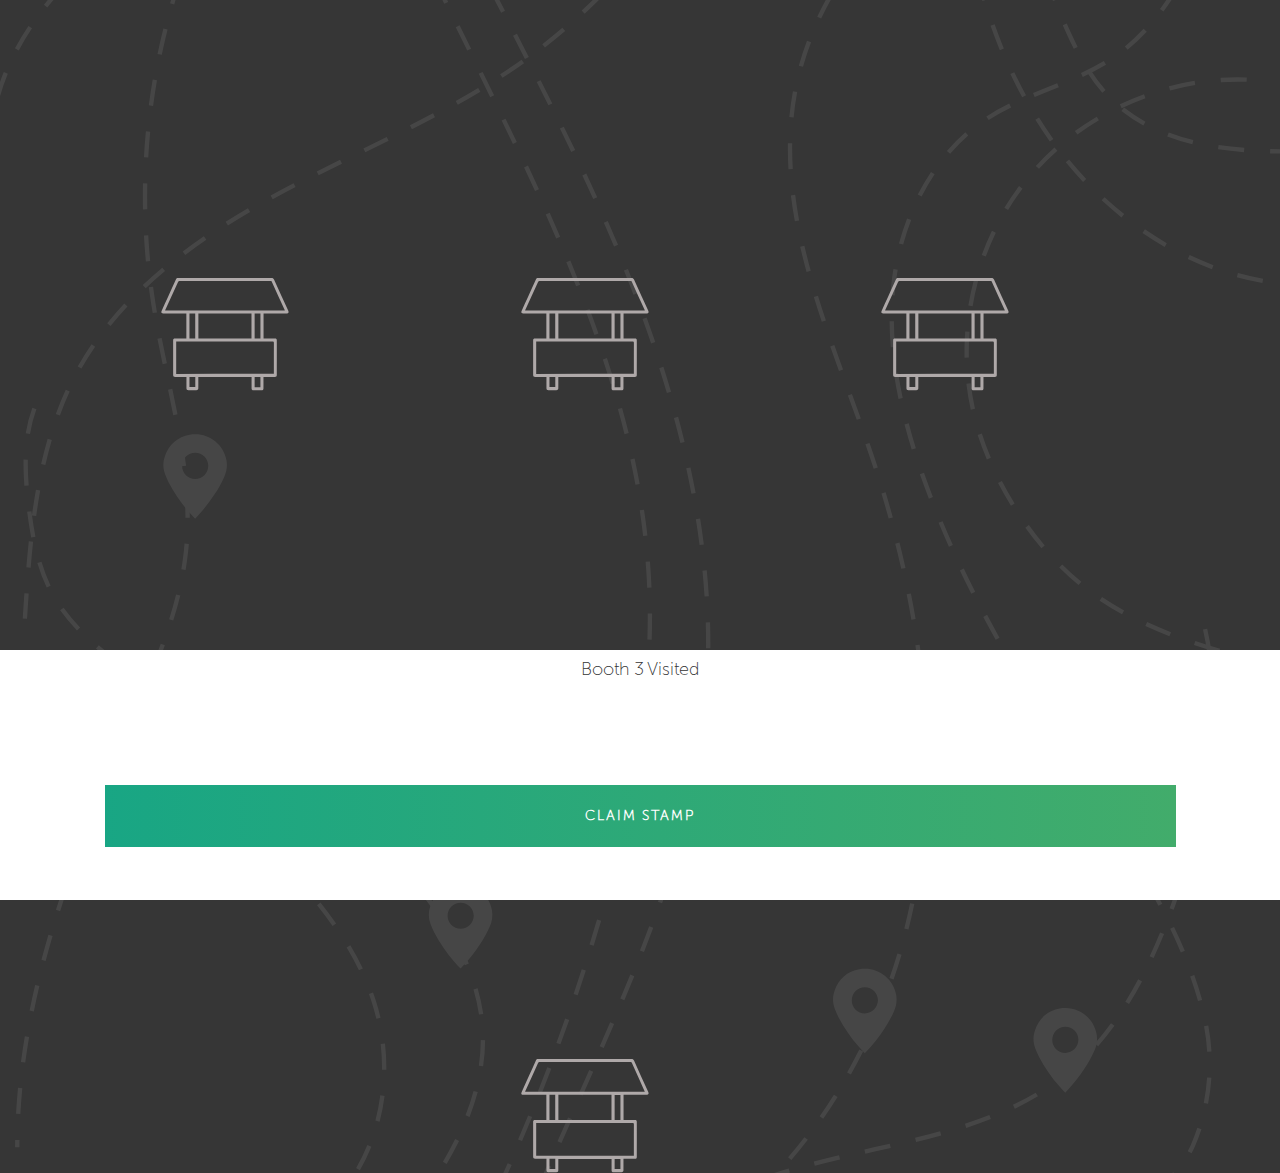
<file: View/third-booth.html>
<!DOCTYPE html>
<html>
    <head>
        <meta  charset="utf-8">
        <meta name="viewport" content="width=device-width, initial-scale=1">
        <link rel="stylesheet" type="text/css" href="../src/style/general.css"></style>
        <link rel="stylesheet" href="https://use.fontawesome.com/releases/v5.7.2/css/all.css" >
        <script src="../src/jquery-3.2.1.js"></script>
        <script src="https://cdnjs.cloudflare.com/ajax/libs/popper.js/1.14.7/umd/popper.min.js"></script>
        <link rel="stylesheet" href="https://maxcdn.bootstrapcdn.com/bootstrap/3.4.0/css/bootstrap.min.css">
        <script src="https://maxcdn.bootstrapcdn.com/bootstrap/3.4.0/js/bootstrap.min.js"></script>
        <link rel="stylesheet" href="https://fonts.googleapis.com/icon?family=Material+Icons">
        <link rel="stylesheet" href="https://code.getmdl.io/1.3.0/material.indigo-pink.min.css">
        <script defer src="https://code.getmdl.io/1.3.0/material.min.js"></script>
        <script type="text/javascript" src="../src/js/sign_in.js"></script>
    </head>
    <body>
        <div class="container-fluid" id="third-booth">
            <div class="row container">   
                <div class="col-xs-12 booth-container">
                    <div class="col-xs-12 first grid">
                        <div class="col-xs-4">
                            <img src="../src/images/booth-stamps/booth-1.svg" alt="" class="stamps booth1">
                            <img src="../src/images/Booth.svg" alt="" class="booth-house">
                        </div>
                        <div class="col-xs-4">
                            <img src="../src/images/booth-stamps/booth-1.svg" alt="" class="stamps booth2" hidden>
                            <img src="../src/images/Booth.svg" alt="" class="booth-house">
                        </div>
                        <div class="col-xs-4">
                            <img src="../src/images/booth-stamps/booth-2.svg" alt="" class="stamps booth3" hidden>
                            <img src="../src/images/Booth.svg" alt="" class="booth-house">
                        </div>
                    </div>
                    <div class="col-xs-12 second grid">
                        <div class="col-xs-6 left">
                            <img src="../src/images/booth-stamps/booth-3.svg" alt="" class="stamps booth4 fourth-stamp" hidden>
                            <img src="../src/images/Booth.svg" alt="" class="booth-house">
                        </div>
                        <div class="col-xs-6 right">
                            <img src="../src/images/booth-stamps/booth-4.svg" alt="" class="stamps booth5 fifth-stamp" hidden>
                            <img src="../src/images/Booth.svg" alt="" class="booth-house">
                        </div>
                    </div>
                    <div class="col-xs-12 third grid">
                        <div class="col-xs-4">
                            <img src="../src/images/booth-stamps/booth-6.svg" alt="" class="stamps booth6" hidden>
                            <img src="../src/images/Booth.svg" alt="" class="booth-house" hidden>                      
                        </div>
                        <div class="col-xs-4">
                            <img src="../src/images/booth-stamps/booth-5.svg" alt="" class="stamps booth7" hidden>
                            <img src="../src/images/Booth.svg" alt="" class="booth-house">
                        </div>
                        <div class="col-xs-4">
                            <img src="../src/images/booth-stamps/booth-8.svg" alt="" class="stamps booth8" hidden>
                            <img src="../src/images/Booth.svg" alt="" class="booth-house" hidden>
                        </div>
                    </div>   
                    <div class="col-xs-12 fourth grid" hidden>
                        <div class="col-xs-6 right">
                            <img src="../src/images/booth-stamps/booth-9.svg" alt="" class="stamps booth9 fourth-stamp">
                            <img src="../src/images/Booth.svg" alt="" class="booth-house">
                        </div>
                        <div class="col-xs-6 left">
                            <img src="../src/images/booth-stamps/booth-9.svg" alt="" class="stamps booth10 fifth-stamp">
                            <img src="../src/images/Booth.svg" alt="" class="booth-house">
                        </div>
                    </div>                   
                
                </div>
            </div>
            <div id="free-claim">
                <div class="col-xs-12 on-your-way">
                    <div class="will-claimed3">
                        <div class="col-xs-12">
                            <h4 id="check-min1">Booth 3 Visited</h4>
                            <div class="col-xs-12">
                                <div class="btn-claim">
                                    <button class="btn-smart" id="booth3-btn">CLAIM STAMP</button>        
                                    <a href="" ></a>
                                </div>
                            </div>
                        </div>
                    </div>
                    <div class="claimed3" hidden>
                        <img class="check-mark" src="../src/images/check.svg" frameborder="0">
                        <h3 id="congrats">You're on your way! <span id="ret-name"></span></h3>
                        <p id="raffle">Visit anoter booth and</p>
                        <p id="entry">scan QR code</p>
                    </div>
                </div>
            </div>
        </div>
    </body>
</html>
</file>
<file: src/style/general.css>
@font-face {
  font-family: "MuseoSansCyrl Regular";
  src: url("../fonts/MuseoSansCyrl.otf");
  src: 
  url("../fonts/MuseoSansCyrl.otf") format("opentype"),
}

@font-face {
  font-family: "MuseoSansCyrl Bold";
  src: url("../src/fonts/MuseoSansCyrl_3.otf");
  src: 
  url("../src/fonts/MuseoSansCyrl.otf") format("opentype"),
}

@font-face {
  font-family: "MuseoSansCyrl light-bold";
  src: url("/RetCon-Digi-Pass/src/fonts/MuseoSansCyrl_2.otf");
  src: 
  url("/RetCon-Digi-Pass/src/fonts/MuseoSansCyrl.otf") format("opentype"),
}

body {
  background:url('../images/background.svg')no-repeat center center fixed; 
-webkit-background-size: cover;
-moz-background-size: cover;
-o-background-size: cover;
background-size: cover;
font-family: 'MuseoSansCyrl Regular' !important;
}
.btn-smart{
  color:#fff;
  font-weight:700 !important;
  letter-spacing:2px;
  padding: 1.5em 4em;
  border:none;
  width:90%;
  background: -moz-linear-gradient(left, rgba(17,163,128,0.97) 0%, rgba(66,172,107,1) 100%);
  background: -webkit-gradient(left top, right top, color-stop(0%, rgba(17,163,128,0.97)), color-stop(100%, rgba(66,172,107,1)));
  background: -webkit-linear-gradient(left, rgba(17,163,128,0.97) 0%, rgba(66,172,107,1) 100%);
  background: -o-linear-gradient(left, rgba(17,163,128,0.97) 0%, rgba(66,172,107,1) 100%);
  background: -ms-linear-gradient(left, rgba(17,163,128,0.97) 0%, rgba(66,172,107,1) 100%);
  background: linear-gradient(to right, rgba(17,163,128,0.97) 0%, rgba(66,172,107,1) 100%);
}
.btn-signin{
  text-align:center;
  margin-bottom:10vh;
}
.sign-in{
  text-align:center;
}
.btn-smart:focus {
  outline:none;
}
/* First Booth */
input{
  background:none;
  padding:10px;
  width:90%;
  border:none;
  border-bottom:2px solid #e1e1e1;
  outline:none;
  text-align:center;
}
input::-webkit-input-placeholder {
  text-align: center;
}

input:-moz-placeholder { /* Firefox 18- */
  text-align: center;  
}

input::-moz-placeholder {  /* Firefox 19+ */
  text-align: center;  
}

input:-ms-input-placeholder {  
  text-align: center; 
}


/* Stamp and Images */

.stamp-img img{
  max-width:100px;
  max-height:100px;
  border-radius:50%;
  
}
.stamp-img{
  text-align:center;
  margin-top:20px;
}

.is-approved {
color: #990a229c;
border: 0.5rem solid #990a229c;
-webkit-mask-position: 13rem 6rem;
transform: rotate(-14deg);
  border-radius: 0;
  position:absolute;
  top:20px;
  font-weight:700;
} 
.is-approved2{
color: #990a229c;
border: 0.5rem solid #990a229c;
-webkit-mask-position: 13rem 6rem;
transform: rotate(-14deg);
border-radius: 0;
position:absolute;
top:20px;
font-weight:700;
}
.is-approved3{
color: #990a229c;
border: 0.5rem solid #990a229c;
-webkit-mask-position: 13rem 6rem;
transform: rotate(-14deg);
  border-radius: 0;
  position:absolute;
  top:20px;
  font-weight:700;
}
.is-approved4{
color: #990a229c;
border: 0.5rem solid #990a229c;
-webkit-mask-position: 13rem 6rem;
transform: rotate(-14deg);
  border-radius: 0;
  position:absolute;
  top:20px;
  font-weight:700;
}
.is-approved5{
color: #990a229c;
border: 0.5rem solid #990a229c;
-webkit-mask-position: 13rem 6rem;
transform: rotate(-14deg);
  border-radius: 0;
  position:absolute;
  top:20px;
  font-weight:700;
}
#overlay {
  position: fixed;
  width: 100%;
  height: 40vh;
  top: 11vh;
  left: 0;
  right: 0;
  bottom: 0;
  background-color: rgba(0,0,0,0.5);
  z-index: 2;
  cursor: pointer;
  border-radius: 2px;
}

h1{
    color:green
}

/* STAMPS */
.booth-house{
  width:10vw;
}
.stamps{
  width:20vw;
  position:absolute;
  top:-25px;
  left:2vw;
  -webkit-animation-name: pulse;
  animation-name: pulse;
  animation-delay:2.5s;
  -webkit-animation-delay:2.5s;
  -webkit-animation-duration: 0.5s;
  animation-duration: 0.5s;
  opacity: 0;
  -webkit-animation-fill-mode:forwards;
  animation-fill-mode:forwards;
}
@-webkit-keyframes pulse{
  0%{
      opacity: 0;
  }
  10%{
      opacity:.50;
      transform-origin: 50% 50%;
      transform: rotate(-2deg) scale(5);
      transition: all .3s cubic-bezier(0.6, 0.04, 0.98, 0.335);
  }
  100%{
      opacity:1;
      transform: rotate(6deg) scale(1);
  }
}
#free-stamp{
  margin-top:10%;
}
.first.grid, .third.grid {
  text-align:center;
  margin-top:25%;
}
.second.grid, .fourth.grid {
  margin-top:25%

}
.fourth-stamp, .fifth-stamp{
  left: 9vw;
}

.left,.right{
  text-align:center
}
.on-your-way{
  height:250px;
  padding-bottom:20px;
}
.btn-claim {
  margin-top:8%;
}
.on-your-way p,.on-your-way h3{
  color:#363636 !important;
  margin-bottom:0;
}
h3#congrats {
  text-transform:capitalize;
  font-size:24px;
  font-weight:700;
}
#free-claim {
  background:#fff;
  text-align: center;
  position: fixed;
  left: 0;
  right: 0;
  bottom: 0;
}

.check-mark {
  height:8vh;
  margin-top:10%;
}
</file>
